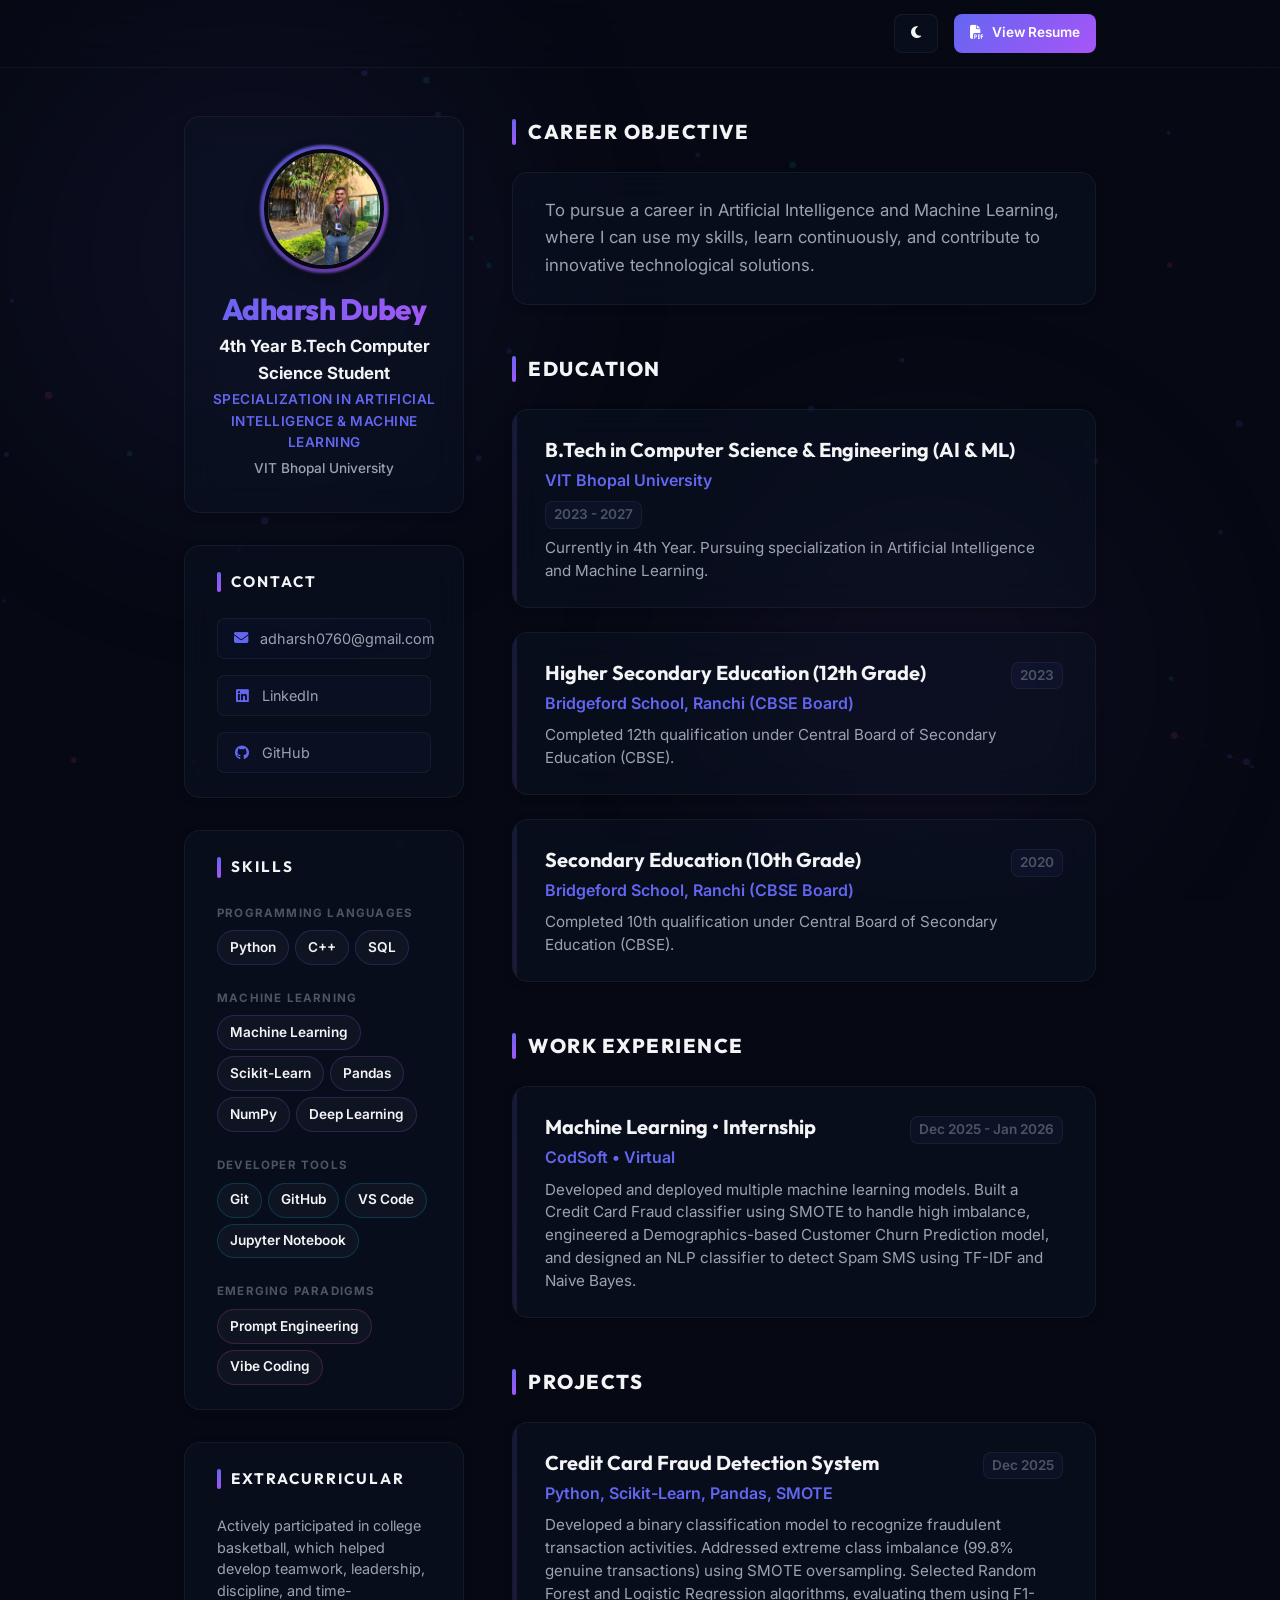
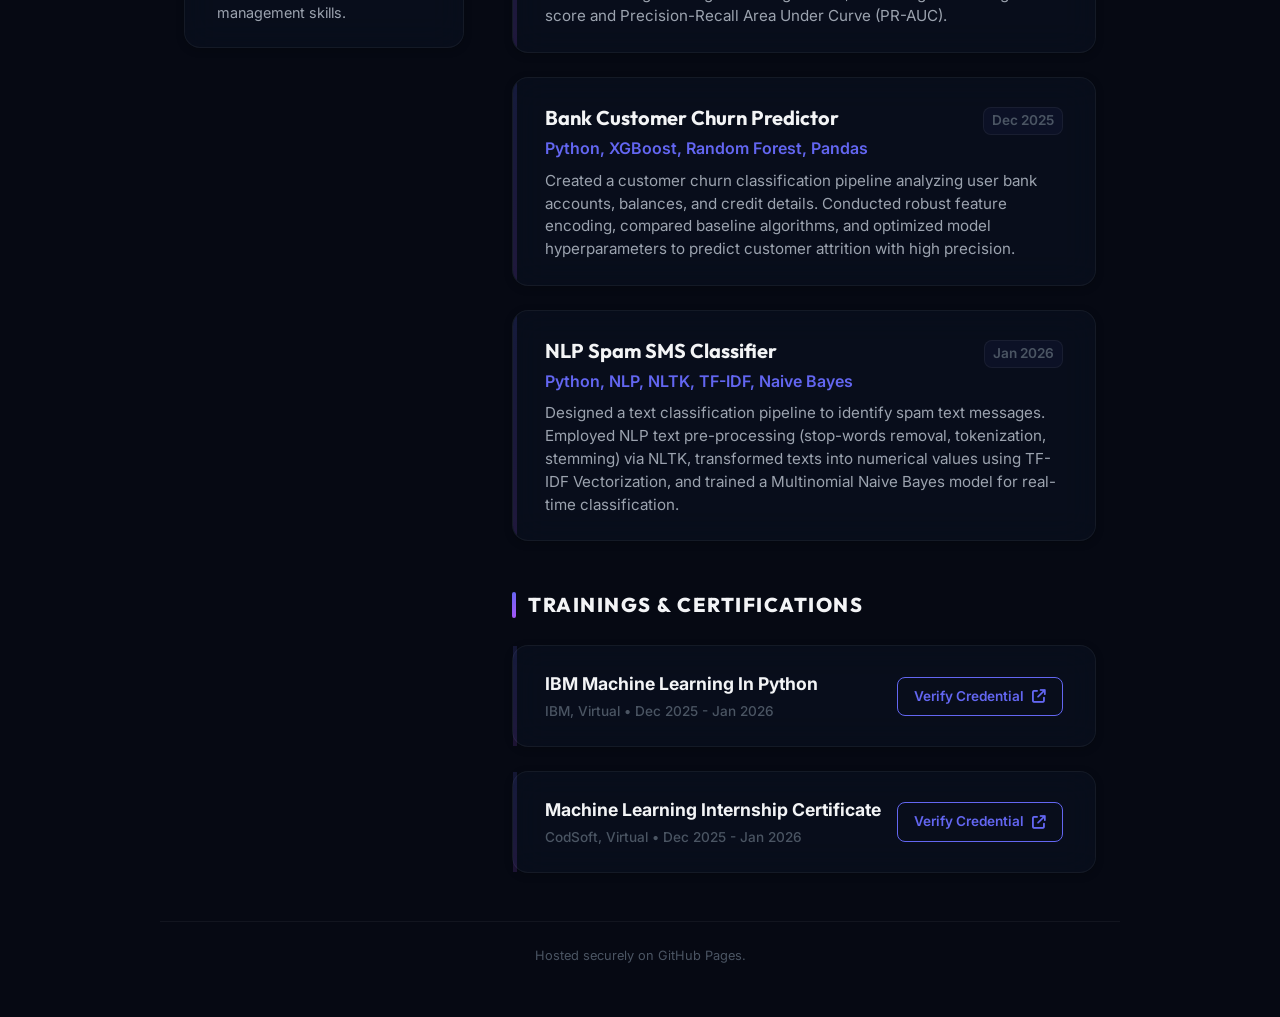
<file: index.html>
<!DOCTYPE html>
<html lang="en">
<head>
  <meta charset="UTF-8">
  <meta name="viewport" content="width=device-width, initial-scale=1.0">
  
  <!-- SEO Meta Tags -->
  <title>Adharsh Dubey | Interactive Resume</title>
  <meta name="description" content="Resume of Adharsh Dubey, 4th Year B.Tech Computer Science student at VIT Bhopal University specializing in AI & ML.">
  <meta name="keywords" content="Resume, Adharsh Dubey, VIT Bhopal, AI & ML Student, Computer Science, Python, Machine Learning">
  <meta name="author" content="Adharsh Dubey">

  <!-- Google Fonts -->
  <link rel="preconnect" href="https://fonts.googleapis.com">
  <link rel="preconnect" href="https://fonts.gstatic.com" crossorigin>
  <link href="https://fonts.googleapis.com/css2?family=Inter:wght@300;400;500;600;700&family=Outfit:wght@400;500;600;700;800&display=swap" rel="stylesheet">
  
  <!-- FontAwesome Icons -->
  <link rel="stylesheet" href="https://cdnjs.cloudflare.com/ajax/libs/font-awesome/6.4.0/css/all.min.css">
  
  <!-- Stylesheets -->
  <link rel="stylesheet" href="style.css">
  <link rel="stylesheet" href="print.css" media="print">
</head>
<body class="dark-theme">
  <!-- Dynamic Backdrop Glow Effects & Interactive Neural Canvas -->
  <div class="glow-bg">
    <canvas id="neural-canvas"></canvas>
    <div class="glow-sphere sphere-1"></div>
    <div class="glow-sphere sphere-2"></div>
  </div>

  <!-- Top Utilities Bar -->
  <header class="utility-bar">
    <div class="utility-container" style="justify-content: flex-end;">
      <div class="utility-controls">
        <button id="theme-toggle" class="utility-btn" aria-label="Toggle Theme">
          <i class="fa-solid fa-moon"></i>
        </button>
        <a href="resume.html" target="_blank" class="utility-btn primary-btn" style="text-decoration: none;" aria-label="View Resume">
          <i class="fa-solid fa-file-pdf"></i> View Resume
        </a>
      </div>
    </div>
  </header>

  <!-- Main Systematic Resume Layout -->
  <main class="resume-container">
    
    <!-- LEFT SIDEBAR COLUMN (Profile, Contacts, Skills, Extracurriculars) -->
    <aside class="resume-left-col">
      <!-- Profile Information Card -->
      <div class="profile-card">
        <div class="profile-image-container">
          <img id="profile-avatar" src="" alt="Adharsh Dubey" class="profile-avatar">
        </div>
        <h1 id="name">Adharsh Dubey</h1>
        <p id="tagline" class="tagline">B.Tech Student</p>
        <p id="specialization" class="specialization-tag">AI & ML Specialization</p>
        <p class="university-tag">VIT Bhopal University</p>
      </div>

      <!-- Contact Stack Section -->
      <div class="left-section" id="contact-section">
        <h3 class="left-title">Contact</h3>
        <div class="contact-stack">
          <a id="email" href="" class="contact-item"><i class="fa-solid fa-envelope"></i> <span id="email-text"></span></a>
          <div class="contact-item"><i class="fa-solid fa-location-dot"></i> <span id="location"></span></div>
          <a id="linkedin" href="" target="_blank" class="contact-item"><i class="fa-brands fa-linkedin"></i> <span>LinkedIn</span></a>
          <a id="github" href="" target="_blank" class="contact-item"><i class="fa-brands fa-github"></i> <span>GitHub</span></a>
        </div>
      </div>

      <!-- Skills Matrix Section -->
      <div class="left-section" id="skills-section">
        <h3 class="left-title">Skills</h3>
        <div class="skills-list" id="skills-container">
          <!-- Dynamically populated via JS -->
        </div>
      </div>

      <!-- Extracurricular Section -->
      <div class="left-section" id="extracurricular-section">
        <h3 class="left-title">Extracurricular</h3>
        <p id="extracurricular" class="left-text"></p>
      </div>
    </aside>

    <!-- RIGHT MAIN CONTENT COLUMN (Objective, Education, Experience, Certifications) -->
    <div class="resume-right-col">
      <!-- Career Objective Section -->
      <section class="resume-section" id="objective-section">
        <h2 class="right-title">Career Objective</h2>
        <div class="right-card">
          <p id="objective" class="objective-text"></p>
        </div>
      </section>

      <!-- Education Section -->
      <section class="resume-section" id="education-section">
        <h2 class="right-title">Education</h2>
        <div id="education-container">
          <!-- Dynamically populated via JS -->
        </div>
      </section>

      <!-- Work Experience Section -->
      <section class="resume-section" id="experience-section">
        <h2 class="right-title">Work Experience</h2>
        <div id="experience-container">
          <!-- Dynamically populated via JS -->
        </div>
      </section>

      <!-- Projects Section -->
      <section class="resume-section" id="projects-section">
        <h2 class="right-title">Projects</h2>
        <div id="projects-container">
          <!-- Dynamically populated via JS -->
        </div>
      </section>

      <!-- Trainings / Certifications Section -->
      <section class="resume-section" id="certifications-section">
        <h2 class="right-title">Trainings & Certifications</h2>
        <div id="certification-container">
          <!-- Dynamically populated via JS -->
        </div>
      </section>
    </div>

  </main>


  <footer class="resume-footer no-print">
    <p class="hosting-note">Hosted securely on GitHub Pages.</p>
  </footer>

  <!-- Scripts -->
  <script src="resume-data.js"></script>
  <script src="main.js"></script>
</body>
</html>
</file>
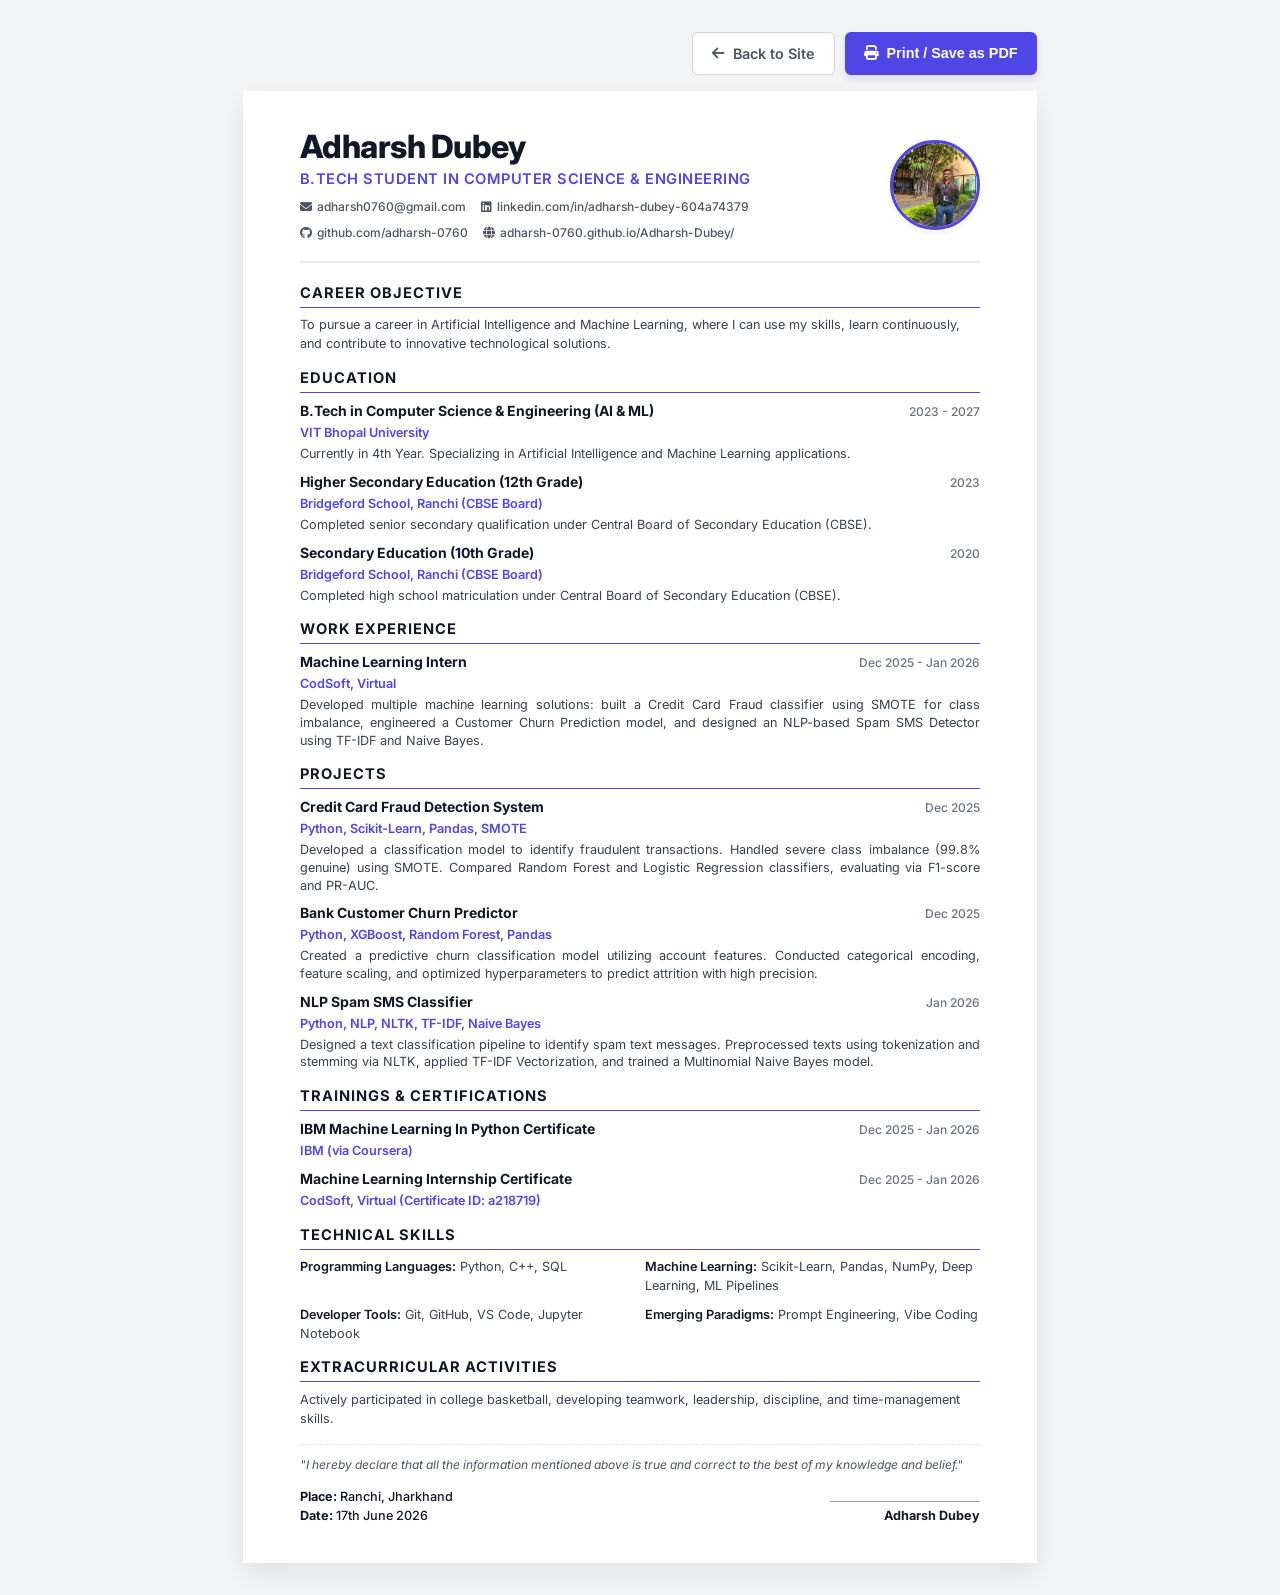
<file: resume.html>
<!DOCTYPE html>
<html lang="en">
<head>
  <meta charset="UTF-8">
  <meta name="viewport" content="width=device-width, initial-scale=1.0">
  <title>Adharsh Dubey - Resume</title>
  
  <!-- Google Fonts -->
  <link rel="preconnect" href="https://fonts.googleapis.com">
  <link rel="preconnect" href="https://fonts.gstatic.com" crossorigin>
  <link href="https://fonts.googleapis.com/css2?family=Inter:wght@300;400;500;600;700;800&display=swap" rel="stylesheet">
  
  <!-- FontAwesome Icons -->
  <link rel="stylesheet" href="https://cdnjs.cloudflare.com/ajax/libs/font-awesome/6.4.0/css/all.min.css">

  <style>
    /* --- CSS Reset & Variables --- */
    * {
      box-sizing: border-box;
      margin: 0;
      padding: 0;
    }
    
    body {
      font-family: 'Inter', sans-serif;
      color: #1f2937;
      background-color: #f3f4f6;
      line-height: 1.5;
      padding: 2rem 0;
      -webkit-font-smoothing: antialiased;
    }

    /* --- Page Container (A4 Ratio) --- */
    .resume-page {
      background: #ffffff;
      width: 21cm;
      min-height: 29.7cm;
      margin: 0 auto;
      padding: 1.0cm 1.5cm;
      box-shadow: 0 10px 25px rgba(0, 0, 0, 0.08);
      position: relative;
    }

    /* --- Floating Utility Bar (Hidden on print) --- */
    .utility-bar {
      width: 21cm;
      margin: 0 auto 1rem auto;
      display: flex;
      justify-content: flex-end;
      gap: 10px;
    }

    .btn {
      background: #4f46e5;
      color: #ffffff;
      border: none;
      padding: 0.6rem 1.2rem;
      font-size: 0.9rem;
      font-weight: 600;
      border-radius: 6px;
      cursor: pointer;
      display: inline-flex;
      align-items: center;
      gap: 8px;
      text-decoration: none;
      transition: all 0.2s ease;
      box-shadow: 0 4px 6px rgba(79, 70, 229, 0.15);
    }

    .btn:hover {
      background: #4338ca;
      transform: translateY(-1px);
    }

    .btn-secondary {
      background: #ffffff;
      color: #4b5563;
      border: 1px solid #d1d5db;
      box-shadow: none;
    }

    .btn-secondary:hover {
      background: #f9fafb;
      color: #1f2937;
    }

    /* --- Header Section (Two-Column Layout with Photo) --- */
    .header {
      display: flex;
      justify-content: space-between;
      align-items: center;
      border-bottom: 2px solid #e5e7eb;
      padding-bottom: 1.2rem;
      margin-bottom: 1.2rem;
      gap: 20px;
    }

    .header-text {
      flex: 1;
      text-align: left;
    }

    .header-photo-container {
      flex-shrink: 0;
      width: 90px;
      height: 90px;
    }

    .header-photo {
      width: 100%;
      height: 100%;
      border-radius: 50%;
      object-fit: cover;
      border: 3px solid #4f46e5;
      box-shadow: 0 4px 6px rgba(0, 0, 0, 0.05);
    }

    .name {
      font-size: 24pt;
      font-weight: 800;
      color: #111827;
      letter-spacing: -0.5px;
      margin-bottom: 4px;
      line-height: 1.1;
    }

    .title {
      font-size: 11pt;
      font-weight: 600;
      color: #4f46e5;
      text-transform: uppercase;
      letter-spacing: 0.5px;
      margin-bottom: 8px;
    }

    .contact-info {
      display: flex;
      justify-content: flex-start;
      flex-wrap: wrap;
      gap: 8px 15px;
      font-size: 9pt;
      color: #4b5563;
      font-weight: 500;
    }

    .contact-info a {
      color: #4b5563;
      text-decoration: none;
      display: inline-flex;
      align-items: center;
      gap: 5px;
    }

    .contact-info a:hover {
      color: #4f46e5;
    }

    /* --- Section Styling --- */
    .section {
      margin-bottom: 0.85rem;
    }

    .section-title {
      font-size: 11pt;
      font-weight: 700;
      color: #111827;
      text-transform: uppercase;
      letter-spacing: 1px;
      border-bottom: 1.5px solid #4f46e5;
      padding-bottom: 3px;
      margin-bottom: 0.45rem;
    }

    /* --- Objective --- */
    .objective-text {
      font-size: 9.5pt;
      color: #374151;
      line-height: 1.5;
    }

    /* --- Experience & Education Blocks --- */
    .block {
      margin-bottom: 0.5rem;
    }

    .block:last-child {
      margin-bottom: 0;
    }

    .block-header {
      display: flex;
      justify-content: space-between;
      align-items: baseline;
      margin-bottom: 2px;
    }

    .block-title {
      font-size: 10.5pt;
      font-weight: 700;
      color: #111827;
    }

    .block-subtitle {
      font-size: 9.5pt;
      font-weight: 600;
      color: #4f46e5;
    }

    .block-date {
      font-size: 9pt;
      font-weight: 500;
      color: #6b7280;
    }

    .block-desc {
      font-size: 9.5pt;
      color: #374151;
      margin-top: 3px;
      line-height: 1.4;
      text-align: justify;
    }

    /* --- Skills Matrix --- */
    .skills-container {
      display: grid;
      grid-template-columns: repeat(2, 1fr);
      gap: 10px;
    }

    .skill-category {
      font-size: 9.5pt;
      color: #374151;
    }

    .skill-category strong {
      color: #111827;
      font-weight: 600;
    }

    /* --- Extra Curriculars --- */
    .extracurricular-text {
      font-size: 9.5pt;
      color: #374151;
    }

    /* --- Declaration Block --- */
    .declaration-container {
      margin-top: 1.0rem;
      border-top: 1px dashed #e5e7eb;
      padding-top: 0.8rem;
    }

    .declaration-text {
      font-size: 9pt;
      color: #4b5563;
      font-style: italic;
      line-height: 1.4;
      margin-bottom: 0.8rem;
    }

    .signature-row {
      display: flex;
      justify-content: space-between;
      align-items: flex-end;
      font-size: 9.5pt;
      color: #111827;
      font-weight: 500;
    }

    .signature-block {
      text-align: right;
    }

    .signature-line {
      border-top: 1px solid #9ca3af;
      width: 150px;
      margin-bottom: 4px;
      margin-left: auto;
    }

    /* --- Print Optimization Styles --- */
    @media print {
      body {
        background-color: #ffffff !important;
        padding: 0 !important;
      }

      .resume-page {
        box-shadow: none !important;
        padding: 0 !important;
        margin: 0 !important;
        width: 100% !important;
        min-height: auto !important;
      }

      .utility-bar {
        display: none !important;
      }
    }
  </style>
</head>
<body>

  <!-- Utility Bar (Buttons hidden on print) -->
  <div class="utility-bar">
    <a href="index.html" class="btn btn-secondary">
      <i class="fa-solid fa-arrow-left"></i> Back to Site
    </a>
    <button onclick="window.print()" class="btn">
      <i class="fa-solid fa-print"></i> Print / Save as PDF
    </button>
  </div>

  <!-- A4 Page Resume Container -->
  <main class="resume-page">
    
    <!-- Header -->
    <header class="header">
      <div class="header-text">
        <h1 class="name">Adharsh Dubey</h1>
        <p class="title">B.Tech Student in Computer Science & Engineering</p>
        <div class="contact-info">
          <a href="mailto:adharsh0760@gmail.com"><i class="fa-solid fa-envelope"></i> adharsh0760@gmail.com</a>
          <a href="https://www.linkedin.com/in/adharsh-dubey-604a74379" target="_blank"><i class="fa-brands fa-linkedin"></i> linkedin.com/in/adharsh-dubey-604a74379</a>
          <a href="https://github.com/adharsh-0760" target="_blank"><i class="fa-brands fa-github"></i> github.com/adharsh-0760</a>
          <a href="https://adharsh-0760.github.io/Adharsh-Dubey/" target="_blank"><i class="fa-solid fa-globe"></i> adharsh-0760.github.io/Adharsh-Dubey/</a>
        </div>
      </div>
      <div class="header-photo-container">
        <img class="header-photo" src="profile.jpg" alt="Adharsh Dubey">
      </div>
    </header>

    <!-- Career Objective -->
    <section class="section">
      <h2 class="section-title">Career Objective</h2>
      <p class="objective-text">
        To pursue a career in Artificial Intelligence and Machine Learning, where I can use my skills, learn continuously, and contribute to innovative technological solutions.
      </p>
    </section>

    <!-- Education -->
    <section class="section">
      <h2 class="section-title">Education</h2>
      
      <div class="block">
        <div class="block-header">
          <span class="block-title">B.Tech in Computer Science & Engineering (AI & ML)</span>
          <span class="block-date">2023 - 2027</span>
        </div>
        <div class="block-subtitle">VIT Bhopal University</div>
        <p class="block-desc">Currently in 4th Year. Specializing in Artificial Intelligence and Machine Learning applications.</p>
      </div>

      <div class="block">
        <div class="block-header">
          <span class="block-title">Higher Secondary Education (12th Grade)</span>
          <span class="block-date">2023</span>
        </div>
        <div class="block-subtitle">Bridgeford School, Ranchi (CBSE Board)</div>
        <p class="block-desc">Completed senior secondary qualification under Central Board of Secondary Education (CBSE).</p>
      </div>

      <div class="block">
        <div class="block-header">
          <span class="block-title">Secondary Education (10th Grade)</span>
          <span class="block-date">2020</span>
        </div>
        <div class="block-subtitle">Bridgeford School, Ranchi (CBSE Board)</div>
        <p class="block-desc">Completed high school matriculation under Central Board of Secondary Education (CBSE).</p>
      </div>
    </section>

    <!-- Work Experience -->
    <section class="section">
      <h2 class="section-title">Work Experience</h2>
      
      <div class="block">
        <div class="block-header">
          <span class="block-title">Machine Learning Intern</span>
          <span class="block-date">Dec 2025 - Jan 2026</span>
        </div>
        <div class="block-subtitle">CodSoft, Virtual</div>
        <p class="block-desc">
          Developed multiple machine learning solutions: built a Credit Card Fraud classifier using SMOTE for class imbalance, engineered a Customer Churn Prediction model, and designed an NLP-based Spam SMS Detector using TF-IDF and Naive Bayes.
        </p>
      </div>
    </section>

    <!-- Projects -->
    <section class="section">
      <h2 class="section-title">Projects</h2>
      
      <div class="block">
        <div class="block-header">
          <span class="block-title">Credit Card Fraud Detection System</span>
          <span class="block-date">Dec 2025</span>
        </div>
        <div class="block-subtitle">Python, Scikit-Learn, Pandas, SMOTE</div>
        <p class="block-desc">Developed a classification model to identify fraudulent transactions. Handled severe class imbalance (99.8% genuine) using SMOTE. Compared Random Forest and Logistic Regression classifiers, evaluating via F1-score and PR-AUC.</p>
      </div>

      <div class="block">
        <div class="block-header">
          <span class="block-title">Bank Customer Churn Predictor</span>
          <span class="block-date">Dec 2025</span>
        </div>
        <div class="block-subtitle">Python, XGBoost, Random Forest, Pandas</div>
        <p class="block-desc">Created a predictive churn classification model utilizing account features. Conducted categorical encoding, feature scaling, and optimized hyperparameters to predict attrition with high precision.</p>
      </div>

      <div class="block">
        <div class="block-header">
          <span class="block-title">NLP Spam SMS Classifier</span>
          <span class="block-date">Jan 2026</span>
        </div>
        <div class="block-subtitle">Python, NLP, NLTK, TF-IDF, Naive Bayes</div>
        <p class="block-desc">Designed a text classification pipeline to identify spam text messages. Preprocessed texts using tokenization and stemming via NLTK, applied TF-IDF Vectorization, and trained a Multinomial Naive Bayes model.</p>
      </div>
    </section>

    <!-- Trainings & Certifications -->
    <section class="section">
      <h2 class="section-title">Trainings & Certifications</h2>
      
      <div class="block" style="margin-bottom: 0.5rem;">
        <div class="block-header">
          <span class="block-title">IBM Machine Learning In Python Certificate</span>
          <span class="block-date">Dec 2025 - Jan 2026</span>
        </div>
        <div class="block-subtitle">IBM (via Coursera)</div>
      </div>

      <div class="block">
        <div class="block-header">
          <span class="block-title">Machine Learning Internship Certificate</span>
          <span class="block-date">Dec 2025 - Jan 2026</span>
        </div>
        <div class="block-subtitle">CodSoft, Virtual (Certificate ID: a218719)</div>
      </div>
    </section>

    <!-- Skills Matrix -->
    <section class="section">
      <h2 class="section-title">Technical Skills</h2>
      <div class="skills-container">
        <div class="skill-category">
          <strong>Programming Languages:</strong> Python, C++, SQL
        </div>
        <div class="skill-category">
          <strong>Machine Learning:</strong> Scikit-Learn, Pandas, NumPy, Deep Learning, ML Pipelines
        </div>
        <div class="skill-category">
          <strong>Developer Tools:</strong> Git, GitHub, VS Code, Jupyter Notebook
        </div>
        <div class="skill-category">
          <strong>Emerging Paradigms:</strong> Prompt Engineering, Vibe Coding
        </div>
      </div>
    </section>

    <!-- Extracurricular Activities -->
    <section class="section">
      <h2 class="section-title">Extracurricular Activities</h2>
      <p class="extracurricular-text">
        Actively participated in college basketball, developing teamwork, leadership, discipline, and time-management skills.
      </p>
    </section>

    <!-- Declaration -->
    <footer class="declaration-container">
      <p class="declaration-text">
        "I hereby declare that all the information mentioned above is true and correct to the best of my knowledge and belief."
      </p>
      <div class="signature-row">
        <div>
          <p><strong>Place:</strong> Ranchi, Jharkhand</p>
          <p><strong>Date:</strong> 17th June 2026</p>
        </div>
        <div class="signature-block">
          <div class="signature-line"></div>
          <p><strong>Adharsh Dubey</strong></p>
        </div>
      </div>
    </footer>

  </main>

</body>
</html>
</file>
<file: style.css>
/* ==========================================================
   INTERACTIVE RESUME - PREMIUM DYNAMIC TWO-COLUMN DESIGN
   ========================================================== */

/* --- HSL Theme Tokens --- */
:root {
  --font-heading: 'Outfit', sans-serif;
  --font-body: 'Inter', sans-serif;

  --transition-smooth: all 0.4s cubic-bezier(0.16, 1, 0.3, 1);
  --transition-bounce: all 0.5s cubic-bezier(0.34, 1.56, 0.64, 1);
  
  --radius-sm: 8px;
  --radius-md: 16px;
  --radius-lg: 24px;
  --radius-full: 9999px;

  --spacing-xs: 0.5rem;
  --spacing-sm: 1rem;
  --spacing-md: 1.5rem;
  --spacing-lg: 2rem;
  --spacing-xl: 3rem;
  
  --max-width: 960px; /* Wider layout for two-column presentation */
}

/* --- Premium Dark Theme --- */
.dark-theme {
  --bg-app: #060913;
  --bg-card: rgba(13, 20, 38, 0.45);
  --bg-input: #0a0e1a;
  
  --border-color: rgba(255, 255, 255, 0.05);
  --border-color-hover: rgba(99, 102, 241, 0.4);
  
  --text-primary: #f3f4f6;
  --text-secondary: #9ca3af;
  --text-muted: #4b5563;
  
  /* Gradients */
  --accent-gradient: linear-gradient(135deg, #6366f1 0%, #a855f7 100%);
  --accent-gradient-hover: linear-gradient(135deg, #4f46e5 0%, #9333ea 100%);
  --border-gradient: linear-gradient(135deg, rgba(99,102,241,0.2) 0%, rgba(168,85,247,0.1) 100%);
  
  --color-accent: #6366f1; /* Royal Indigo */
  --color-accent-rgb: 99, 102, 241;
  --color-secondary: #a855f7; /* Vibrant Purple */
  --color-secondary-rgb: 168, 85, 247;
  
  --shadow-sm: 0 2px 8px rgba(0, 0, 0, 0.2);
  --shadow-md: 0 8px 20px rgba(0, 0, 0, 0.3);
  --shadow-lg: 0 15px 35px rgba(0, 0, 0, 0.4);
  --shadow-glow: 0 0 25px rgba(99, 102, 241, 0.25);
  
  --glass-blur: blur(16px);
}

/* --- Premium Light Theme --- */
.light-theme {
  --bg-app: #f4f6fa;
  --bg-card: rgba(255, 255, 255, 0.75);
  --bg-input: #e2e8f0;
  
  --border-color: rgba(0, 0, 0, 0.06);
  --border-color-hover: rgba(79, 70, 229, 0.35);
  
  --text-primary: #0f172a;
  --text-secondary: #334155;
  --text-muted: #94a3b8;
  
  /* Gradients */
  --accent-gradient: linear-gradient(135deg, #4f46e5 0%, #7c3aed 100%);
  --accent-gradient-hover: linear-gradient(135deg, #3730a3 0%, #6d28d9 100%);
  --border-gradient: linear-gradient(135deg, rgba(79,70,229,0.1) 0%, rgba(124,58,237,0.05) 100%);
  
  --color-accent: #4f46e5;
  --color-accent-rgb: 79, 70, 229;
  --color-secondary: #7c3aed;
  --color-secondary-rgb: 124, 58, 237;
  
  --shadow-sm: 0 2px 4px rgba(0, 0, 0, 0.02);
  --shadow-md: 0 10px 20px rgba(0, 0, 0, 0.04);
  --shadow-lg: 0 20px 30px rgba(0, 0, 0, 0.06);
  --shadow-glow: 0 0 20px rgba(79, 70, 229, 0.15);
  
  --glass-blur: blur(12px);
}

/* --- Base Rules --- */
* {
  box-sizing: border-box;
  margin: 0;
  padding: 0;
}

body {
  background-color: var(--bg-app);
  color: var(--text-primary);
  font-family: var(--font-body);
  line-height: 1.6;
  padding-bottom: var(--spacing-xl);
  overflow-x: hidden;
  transition: background-color 0.5s ease, color 0.5s ease;
}

a {
  color: var(--color-accent);
  text-decoration: none;
  transition: var(--transition-smooth);
}

a:hover {
  color: var(--color-secondary);
}

/* --- Custom Scrollbar --- */
::-webkit-scrollbar {
  width: 10px;
}
::-webkit-scrollbar-track {
  background: var(--bg-app);
}
::-webkit-scrollbar-thumb {
  background: var(--border-color);
  border-radius: var(--radius-full);
}
::-webkit-scrollbar-thumb:hover {
  background: var(--border-color-hover);
}

/* --- Background Ambient Glows & Canvas --- */
.glow-bg {
  position: fixed;
  width: 100vw;
  height: 100vh;
  top: 0;
  left: 0;
  z-index: -1;
  pointer-events: none;
  overflow: hidden;
}

#neural-canvas {
  position: absolute;
  top: 0;
  left: 0;
  width: 100%;
  height: 100%;
  opacity: 0.15;
  transition: opacity 0.5s ease;
}

.light-theme #neural-canvas {
  opacity: 0.07;
}

.glow-sphere {
  position: absolute;
  border-radius: var(--radius-full);
  filter: blur(120px);
  opacity: 0.12;
  transition: transform 0.15s ease-out, background 0.5s ease;
}

.dark-theme .glow-sphere {
  opacity: 0.12;
}

.light-theme .glow-sphere {
  opacity: 0.05;
}

.sphere-1 {
  width: 40vw;
  height: 40vw;
  top: 0;
  left: 0;
  background: radial-gradient(circle, rgba(var(--color-accent-rgb), 0.8) 0%, rgba(var(--color-secondary-rgb), 0.3) 100%);
}

.sphere-2 {
  width: 35vw;
  height: 35vw;
  top: 50vh;
  right: 10vw;
  background: radial-gradient(circle, rgba(var(--color-secondary-rgb), 0.7) 0%, rgba(var(--color-accent-rgb), 0.2) 100%);
}

/* --- Utility / Controls Bar --- */
.utility-bar {
  border-bottom: 1px solid var(--border-color);
  background: rgba(var(--bg-app), 0.75);
  backdrop-filter: var(--glass-blur);
  -webkit-backdrop-filter: var(--glass-blur);
  position: sticky;
  top: 0;
  z-index: 100;
  width: 100%;
  transition: border-color 0.5s ease;
}

.utility-container {
  max-width: var(--max-width);
  margin: 0 auto;
  padding: 0.85rem var(--spacing-md);
  display: flex;
  justify-content: space-between;
  align-items: center;
}

.site-logo {
  font-family: var(--font-heading);
  font-weight: 800;
  font-size: 1.35rem;
  letter-spacing: -1.5px;
  background: var(--accent-gradient);
  -webkit-background-clip: text;
  -webkit-text-fill-color: transparent;
}

.utility-controls {
  display: flex;
  gap: var(--spacing-sm);
}

.utility-btn {
  background: var(--bg-card);
  border: 1px solid var(--border-color);
  color: var(--text-primary);
  padding: 0.55rem 1rem;
  border-radius: var(--radius-sm);
  font-size: 0.85rem;
  font-weight: 600;
  display: flex;
  align-items: center;
  gap: var(--spacing-xs);
  cursor: pointer;
  transition: var(--transition-bounce);
}

.utility-btn:hover {
  transform: translateY(-2px);
  border-color: var(--border-color-hover);
  box-shadow: var(--shadow-sm);
}

.primary-btn {
  background: var(--accent-gradient);
  color: #ffffff;
  border: none;
}

.primary-btn:hover {
  background: var(--accent-gradient-hover);
  box-shadow: var(--shadow-glow);
}

/* --- Systematic Grid Layout --- */
.resume-container {
  max-width: var(--max-width);
  margin: var(--spacing-xl) auto 0;
  padding: 0 var(--spacing-md);
  display: grid;
  grid-template-columns: 280px 1fr; /* 280px left sidebar, 1fr content */
  gap: var(--spacing-xl);
  align-items: start;
}

/* ==========================================================
   LEFT SIDEBAR COLUMN
   ========================================================== */
.resume-left-col {
  display: flex;
  flex-direction: column;
  gap: var(--spacing-lg);
  position: sticky;
  top: 85px; /* Stick neatly below utility bar */
}

/* Profile Information Card */
.profile-card {
  background: var(--bg-card);
  border: 1px solid var(--border-color);
  border-radius: var(--radius-md);
  padding: var(--spacing-lg) var(--spacing-md);
  text-align: center;
  backdrop-filter: var(--glass-blur);
  -webkit-backdrop-filter: var(--glass-blur);
  box-shadow: var(--shadow-sm);
  transition: var(--transition-smooth);
}

.profile-card:hover {
  border-color: var(--border-color-hover);
  box-shadow: var(--shadow-md);
}

.profile-image-container {
  position: relative;
  width: 120px;
  height: 120px;
  margin: 0 auto var(--spacing-md);
}

.profile-avatar {
  position: relative;
  width: 100%;
  height: 100%;
  border-radius: var(--radius-full);
  object-fit: cover;
  border: 4px solid var(--bg-app);
  box-shadow: var(--shadow-md);
  z-index: 2;
  transition: var(--transition-bounce);
}

/* Glowing rotating outline on profile image */
.profile-image-container::before {
  content: '';
  position: absolute;
  top: -4px;
  left: -4px;
  right: -4px;
  bottom: -4px;
  background: var(--accent-gradient);
  border-radius: var(--radius-full);
  z-index: 1;
  opacity: 0.85;
  filter: blur(1px);
  animation: borderRotate 12s linear infinite;
}

@keyframes borderRotate {
  0% { transform: rotate(0deg); }
  100% { transform: rotate(360deg); }
}

.profile-card h1 {
  font-family: var(--font-heading);
  font-size: 1.85rem;
  font-weight: 800;
  letter-spacing: -0.5px;
  line-height: 1.1;
  margin-bottom: var(--spacing-xs);
  background: var(--accent-gradient);
  -webkit-background-clip: text;
  -webkit-text-fill-color: transparent;
}

.profile-card .tagline {
  font-size: 1.05rem;
  font-weight: 700;
  color: var(--text-primary);
  margin-bottom: 2px;
}

.profile-card .specialization-tag {
  font-size: 0.85rem;
  font-weight: 600;
  color: var(--color-accent);
  text-transform: uppercase;
  letter-spacing: 0.5px;
}

.profile-card .university-tag {
  font-size: 0.85rem;
  color: var(--text-secondary);
  font-weight: 500;
  margin-top: 4px;
}

/* Left Sections (Contacts, Skills, etc.) */
.left-section {
  background: var(--bg-card);
  border: 1px solid var(--border-color);
  border-radius: var(--radius-md);
  padding: var(--spacing-md) var(--spacing-lg);
  backdrop-filter: var(--glass-blur);
  -webkit-backdrop-filter: var(--glass-blur);
  box-shadow: var(--shadow-sm);
  transition: var(--transition-smooth);
}

.left-section:hover {
  border-color: var(--border-color-hover);
  box-shadow: var(--shadow-md);
}

.left-title {
  font-family: var(--font-heading);
  font-size: 0.95rem;
  font-weight: 700;
  text-transform: uppercase;
  letter-spacing: 2px;
  color: var(--text-primary);
  position: relative;
  padding-left: 14px;
  margin-bottom: var(--spacing-md);
}

.left-title::before {
  content: '';
  position: absolute;
  left: 0;
  top: 2px;
  bottom: 2px;
  width: 4px;
  background: var(--accent-gradient);
  border-radius: var(--radius-full);
}

/* Contact List Stack */
.contact-stack {
  display: flex;
  flex-direction: column;
  gap: var(--spacing-sm);
}

.contact-stack .contact-item {
  display: flex;
  align-items: center;
  gap: 12px;
  font-size: 0.9rem;
  color: var(--text-secondary);
  padding: var(--spacing-xs) var(--spacing-sm);
  border-radius: var(--radius-sm);
  background: rgba(var(--color-accent-rgb), 0.03);
  border: 1px solid var(--border-color);
  transition: var(--transition-smooth);
}

.contact-stack .contact-item i {
  color: var(--color-accent);
  width: 16px;
  text-align: center;
}

.contact-stack a.contact-item:hover {
  background: rgba(var(--color-accent-rgb), 0.08);
  border-color: var(--border-color-hover);
  color: var(--color-accent);
  transform: translateX(3px);
}

/* Grouped Skills Layout */
.skills-group {
  margin-bottom: var(--spacing-md);
}

.skills-group:last-child {
  margin-bottom: 0;
}

.skills-group-title {
  font-size: 0.72rem;
  font-weight: 700;
  text-transform: uppercase;
  letter-spacing: 1.2px;
  color: var(--text-muted);
  margin-bottom: 8px;
  margin-top: 2px;
}

.skills-chips-list {
  display: flex;
  flex-wrap: wrap;
  gap: 6px;
}

.skill-chip {
  background: rgba(255, 255, 255, 0.03);
  border: 1px solid var(--border-color);
  color: var(--text-primary);
  padding: 0.35rem 0.75rem;
  border-radius: var(--radius-full);
  font-size: 0.85rem;
  font-weight: 600;
  cursor: pointer;
  transition: var(--transition-bounce);
  user-select: none;
}

.light-theme .skill-chip {
  background: rgba(0, 0, 0, 0.02);
}

/* Category Specific Colors & Glowing Highlights */

/* 1. Programming Languages (Indigo/Blue) */
.chip-programming {
  border-color: rgba(99, 102, 241, 0.22);
}
.chip-programming:hover {
  background: rgba(99, 102, 241, 0.08) !important;
  border-color: rgba(99, 102, 241, 0.45);
  box-shadow: 0 0 10px rgba(99, 102, 241, 0.15);
}
.chip-programming.active {
  background: linear-gradient(135deg, #4f46e5 0%, #6366f1 100%) !important;
  color: #ffffff !important;
  border-color: transparent !important;
  box-shadow: 0 0 15px rgba(99, 102, 241, 0.45) !important;
}

/* 2. Machine Learning (Purple/Magenta) */
.chip-ml {
  border-color: rgba(168, 85, 247, 0.22);
}
.chip-ml:hover {
  background: rgba(168, 85, 247, 0.08) !important;
  border-color: rgba(168, 85, 247, 0.45);
  box-shadow: 0 0 10px rgba(168, 85, 247, 0.15);
}
.chip-ml.active {
  background: linear-gradient(135deg, #a855f7 0%, #d946ef 100%) !important;
  color: #ffffff !important;
  border-color: transparent !important;
  box-shadow: 0 0 15px rgba(168, 85, 247, 0.45) !important;
}

/* 3. Developer Tools (Cyan/Teal) */
.chip-tools {
  border-color: rgba(6, 182, 212, 0.22);
}
.chip-tools:hover {
  background: rgba(6, 182, 212, 0.08) !important;
  border-color: rgba(6, 182, 212, 0.45);
  box-shadow: 0 0 10px rgba(6, 182, 212, 0.15);
}
.chip-tools.active {
  background: linear-gradient(135deg, #0891b2 0%, #06b6d4 100%) !important;
  color: #ffffff !important;
  border-color: transparent !important;
  box-shadow: 0 0 15px rgba(6, 182, 212, 0.45) !important;
}

/* 4. Emerging Paradigms (Pink/Hot Pink) */
.chip-methodologies {
  border-color: rgba(236, 72, 153, 0.22);
}
.chip-methodologies:hover {
  background: rgba(236, 72, 153, 0.08) !important;
  border-color: rgba(236, 72, 153, 0.45);
  box-shadow: 0 0 10px rgba(236, 72, 153, 0.15);
}
.chip-methodologies.active {
  background: linear-gradient(135deg, #ec4899 0%, #f43f5e 100%) !important;
  color: #ffffff !important;
  border-color: transparent !important;
  box-shadow: 0 0 15px rgba(236, 72, 153, 0.45) !important;
}

.skill-chip:hover {
  transform: translateY(-2px) scale(1.02);
}

.skill-chip.active {
  transform: scale(1.05);
}

/* Left Texts */
.left-text {
  font-size: 0.9rem;
  line-height: 1.5;
  color: var(--text-secondary);
}

/* ==========================================================
   RIGHT CONTENT COLUMN
   ========================================================== */
.resume-right-col {
  display: flex;
  flex-direction: column;
  gap: var(--spacing-xl);
}

.resume-section {
  display: flex;
  flex-direction: column;
  gap: var(--spacing-md);
}

.right-title {
  font-family: var(--font-heading);
  font-size: 1.25rem;
  font-weight: 800;
  text-transform: uppercase;
  letter-spacing: 1.5px;
  color: var(--text-primary);
  position: relative;
  padding-left: 16px;
}

.right-title::before {
  content: '';
  position: absolute;
  left: 0;
  top: 3px;
  bottom: 3px;
  width: 4px;
  background: var(--accent-gradient);
  border-radius: var(--radius-full);
}

.right-card {
  background: var(--bg-card);
  border: 1px solid var(--border-color);
  border-radius: var(--radius-md);
  padding: var(--spacing-md) var(--spacing-lg);
  box-shadow: var(--shadow-sm);
  backdrop-filter: var(--glass-blur);
  -webkit-backdrop-filter: var(--glass-blur);
  transition: var(--transition-smooth);
}

.right-card:hover {
  border-color: var(--border-color-hover);
  box-shadow: var(--shadow-md);
}

.objective-text {
  font-size: 1.05rem;
  line-height: 1.65;
  color: var(--text-secondary);
}

/* Education & Experience Blocks */
.content-block {
  background: var(--bg-card);
  border: 1px solid var(--border-color);
  border-radius: var(--radius-md);
  padding: var(--spacing-md) var(--spacing-lg);
  margin-bottom: var(--spacing-md);
  box-shadow: var(--shadow-sm);
  backdrop-filter: var(--glass-blur);
  -webkit-backdrop-filter: var(--glass-blur);
  position: relative;
  overflow: hidden;
  transition: var(--transition-bounce);
}

.content-block::before {
  content: '';
  position: absolute;
  left: 0;
  top: 0;
  bottom: 0;
  width: 4px;
  background: var(--accent-gradient);
  opacity: 0.15;
  transition: var(--transition-smooth);
}

.content-block:hover::before {
  opacity: 1;
}

.content-block:hover {
  border-color: var(--border-color-hover);
  box-shadow: var(--shadow-lg);
  transform: translateY(-2px);
}

.content-block:last-child {
  margin-bottom: 0;
}

.block-header {
  display: flex;
  justify-content: space-between;
  align-items: baseline;
  flex-wrap: wrap;
  gap: var(--spacing-xs);
  margin-bottom: var(--spacing-xs);
}

.block-title {
  font-family: var(--font-heading);
  font-size: 1.25rem;
  font-weight: 700;
  color: var(--text-primary);
}

.block-subtitle {
  font-size: 1rem;
  font-weight: 600;
  color: var(--color-accent);
  margin-top: 2px;
}

.block-period {
  font-size: 0.85rem;
  color: var(--text-muted);
  font-weight: 600;
  background: rgba(var(--color-accent-rgb), 0.05);
  border: 1px solid var(--border-color);
  padding: 2px 8px;
  border-radius: var(--radius-sm);
}

.block-desc {
  font-size: 0.95rem;
  line-height: 1.5;
  color: var(--text-secondary);
  margin-top: 4px;
}

/* Certifications Block */
.cert-block {
  background: var(--bg-card);
  border: 1px solid var(--border-color);
  border-radius: var(--radius-md);
  padding: var(--spacing-md) var(--spacing-lg);
  display: flex;
  justify-content: space-between;
  align-items: center;
  flex-wrap: wrap;
  gap: var(--spacing-sm);
  backdrop-filter: var(--glass-blur);
  -webkit-backdrop-filter: var(--glass-blur);
  box-shadow: var(--shadow-sm);
  position: relative;
  margin-bottom: var(--spacing-md);
  transition: var(--transition-bounce);
}

.cert-block:last-child {
  margin-bottom: 0;
}

.cert-block::before {
  content: '';
  position: absolute;
  left: 0;
  top: 0;
  bottom: 0;
  width: 4px;
  background: var(--accent-gradient);
  opacity: 0.15;
  transition: var(--transition-smooth);
}

.cert-block:hover {
  border-color: var(--border-color-hover);
  box-shadow: var(--shadow-lg);
  transform: translateY(-2px);
}

.cert-block:hover::before {
  opacity: 1;
}

.cert-info h3 {
  font-size: 1.1rem;
  font-weight: 700;
  color: var(--text-primary);
  margin-bottom: 2px;
}

.cert-info p {
  font-size: 0.85rem;
  color: var(--text-muted);
  font-weight: 500;
}

.cert-btn {
  font-size: 0.85rem;
  font-weight: 600;
  background: transparent;
  border: 1px solid var(--color-accent);
  color: var(--color-accent);
  padding: 0.5rem 1rem;
  border-radius: var(--radius-sm);
  transition: var(--transition-bounce);
  display: inline-flex;
  align-items: center;
  gap: var(--spacing-xs);
}

.cert-btn:hover {
  background: var(--accent-gradient);
  border-color: transparent;
  color: #ffffff;
  box-shadow: var(--shadow-glow);
  transform: scale(1.03);
  text-decoration: none;
}

/* Interactive highlight outline (applied via JS) */
.content-block.highlight-glow,
.cert-block.highlight-glow,
.right-card.highlight-glow {
  border-color: var(--color-secondary) !important;
  box-shadow: 0 0 15px rgba(var(--color-secondary-rgb), 0.3) !important;
  transform: translateY(-2px);
}

/* --- Contact Form Section --- */
.contact-card {
  background: var(--bg-card);
  border: 1px solid var(--border-color);
  border-radius: var(--radius-md);
  padding: var(--spacing-lg);
  box-shadow: var(--shadow-sm);
  backdrop-filter: var(--glass-blur);
  -webkit-backdrop-filter: var(--glass-blur);
}

.contact-form {
  display: flex;
  flex-direction: column;
  gap: var(--spacing-sm);
}

.form-row {
  display: grid;
  grid-template-columns: 1fr 1fr;
  gap: var(--spacing-sm);
}

.form-group {
  display: flex;
  flex-direction: column;
  gap: var(--spacing-xs);
}

.form-group label {
  font-size: 0.75rem;
  font-weight: 700;
  color: var(--text-muted);
  text-transform: uppercase;
  letter-spacing: 0.5px;
}

.form-group input, .form-group textarea {
  background: var(--bg-input);
  border: 1px solid var(--border-color);
  border-radius: var(--radius-sm);
  padding: 0.75rem 1rem;
  color: var(--text-primary);
  font-size: 0.95rem;
  transition: var(--transition-smooth);
}

.form-group input:focus, .form-group textarea:focus {
  outline: none;
  border-color: var(--color-accent);
  background: var(--bg-card);
  box-shadow: 0 0 0 3px rgba(var(--color-accent-rgb), 0.15);
}

.submit-btn {
  align-self: flex-start;
  background: var(--accent-gradient);
  color: #ffffff;
  border: none;
  border-radius: var(--radius-sm);
  padding: 0.75rem 1.5rem;
  font-weight: 600;
  font-size: 0.9rem;
  cursor: pointer;
  display: flex;
  align-items: center;
  gap: var(--spacing-xs);
  transition: var(--transition-bounce);
}

.submit-btn:hover {
  background: var(--accent-gradient-hover);
  box-shadow: var(--shadow-glow);
  transform: translateY(-2px);
}

.form-status {
  font-size: 0.9rem;
  font-weight: 600;
  min-height: 20px;
}

.form-status.success {
  color: var(--color-success);
}

/* --- Full Width Contact Section (Below everything) --- */
.full-width-contact {
  max-width: var(--max-width);
  margin: var(--spacing-xl) auto 0;
  padding: 0 var(--spacing-md);
}

.contact-section-inner {
  display: flex;
  flex-direction: column;
  gap: var(--spacing-md);
}

.contact-section-inner .right-title {
  border-left: 3px solid var(--color-accent);
  padding-left: 12px;
}

/* --- Footer --- */
.resume-footer {
  max-width: var(--max-width);
  margin: var(--spacing-xl) auto 0;
  padding: var(--spacing-md) var(--spacing-md) 0;
  border-top: 1px solid var(--border-color);
  text-align: center;
  color: var(--text-muted);
  font-size: 0.8rem;
}

.resume-footer p {
  margin-bottom: 2px;
}

/* --- Responsive Media Queries --- */
@media (max-width: 900px) {
  :root {
    --max-width: 720px;
  }
  
  .resume-container {
    grid-template-columns: 240px 1fr;
    gap: var(--spacing-md);
  }
}

@media (max-width: 768px) {
  .resume-container {
    display: flex;
    flex-direction: column;
    gap: var(--spacing-lg);
  }
  
  .resume-left-col, .resume-right-col {
    display: contents;
  }
  
  .profile-card {
    order: 1;
  }
  
  #contact-section {
    order: 2;
  }
  
  #objective-section {
    order: 3;
  }
  
  #experience-section {
    order: 4;
  }
  
  #projects-section {
    order: 5;
  }
  
  #education-section {
    order: 6;
  }
  
  #skills-section {
    order: 7;
  }
  
  #certifications-section {
    order: 8;
  }
  
  #extracurricular-section {
    order: 9;
  }
  
  .profile-card h1 {
    font-size: 2.25rem;
  }
  
  .form-row {
    grid-template-columns: 1fr;
  }
}

/* Helper Class to Hide Elements on Print */
.no-print {
  display: block;
}
</file>
<file: print.css>
/* ==========================================================
   INTERACTIVE RESUME - PRINT STYLESHEET (A4 OPTIMIZED)
   ========================================================== */

@media print {
  /* --- Reset Page Styles --- */
  html, body {
    background: #ffffff !important;
    color: #000000 !important;
    font-size: 10pt !important;
    font-family: 'Inter', sans-serif !important;
    line-height: 1.4 !important;
    width: 100% !important;
    margin: 0 !important;
    padding: 0 !important;
  }

  @page {
    size: A4 portrait;
    margin: 1.2cm 1.5cm;
  }

  /* --- Hide Non-Print Elements --- */
  .glow-bg,
  .utility-bar,
  .no-print,
  #theme-toggle,
  #print-pdf,
  .profile-image-container {
    display: none !important;
  }

  /* --- Resume Container Layout (Stack vertically on paper) --- */
  .resume-container {
    max-width: 100% !important;
    margin: 0 !important;
    padding: 0 !important;
    display: block !important;
  }

  .resume-left-col,
  .resume-right-col {
    display: block !important;
    width: 100% !important;
    position: static !important;
  }

  /* --- Profile Card (Transforms to clean Header) --- */
  .profile-card {
    background: none !important;
    border: none !important;
    border-bottom: 2px solid #333333 !important;
    padding: 0 0 0.5rem 0 !important;
    margin-bottom: 1rem !important;
    text-align: center !important;
    box-shadow: none !important;
    display: block !important;
  }

  .profile-card h1 {
    font-size: 22pt !important;
    font-weight: 800 !important;
    color: #000000 !important;
    margin-bottom: 2px !important;
    background: none !important;
    -webkit-text-fill-color: initial !important;
  }

  .profile-card .tagline {
    font-size: 11pt !important;
    font-weight: 700 !important;
    color: #333333 !important;
    margin-bottom: 1px !important;
  }

  .profile-card .specialization-tag {
    font-size: 9.5pt !important;
    color: #555555 !important;
    font-weight: 600 !important;
    text-transform: none !important;
    letter-spacing: 0.5px !important;
  }

  .profile-card .university-tag {
    font-size: 9.5pt !important;
    color: #555555 !important;
    margin-top: 1px !important;
  }

  /* --- Contact Stack (Convert to single row) --- */
  .left-section:has(.contact-stack) {
    background: none !important;
    border: none !important;
    padding: 0 !important;
    box-shadow: none !important;
    margin-top: -0.75rem !important;
    margin-bottom: 1.2rem !important;
  }

  .left-section:has(.contact-stack) .left-title {
    display: none !important; /* Hide contact header */
  }

  .contact-stack {
    display: flex !important;
    flex-direction: row !important;
    justify-content: center !important;
    flex-wrap: wrap !important;
    gap: 4px 14px !important;
    font-size: 8.5pt !important;
  }

  .contact-stack .contact-item {
    background: none !important;
    border: none !important;
    padding: 0 !important;
    color: #333333 !important;
    font-size: 8.5pt !important;
  }

  .contact-stack .contact-item i {
    color: #000000 !important;
    margin-right: 2px !important;
  }

  .contact-stack a.contact-item {
    color: #000000 !important;
    text-decoration: none !important;
  }

  /* --- Standard Sections --- */
  .left-section,
  .resume-section {
    background: none !important;
    border: none !important;
    box-shadow: none !important;
    padding: 0 !important;
    margin-bottom: 1rem !important;
    page-break-inside: avoid !important;
    display: grid !important;
    grid-template-columns: 130px 1fr !important; /* Elegant margin-section */
    gap: 15px !important;
  }

  .left-title,
  .right-title {
    font-size: 10pt !important;
    font-weight: 700 !important;
    color: #000000 !important;
    border-left: 2px solid #333333 !important;
    padding-left: 8px !important;
    text-transform: uppercase !important;
    letter-spacing: 1px !important;
    margin-bottom: 0 !important;
    margin-top: 2px !important;
  }

  .left-text,
  .right-card,
  .skills-list {
    background: none !important;
    border: none !important;
    padding: 0 !important;
    box-shadow: none !important;
    color: #111111 !important;
  }

  .objective-text,
  .left-text {
    font-size: 9.5pt !important;
    line-height: 1.4 !important;
  }

  /* --- Blocks (Education / Experience) --- */
  .content-block {
    background: none !important;
    border: none !important;
    padding: 0 !important;
    margin-bottom: 0.5rem !important;
    box-shadow: none !important;
    page-break-inside: avoid !important;
  }

  .content-block::before {
    display: none !important;
  }

  .content-block:last-child {
    margin-bottom: 0 !important;
  }

  .block-header {
    display: flex !important;
    justify-content: space-between !important;
    align-items: baseline !important;
    margin-bottom: 1px !important;
  }

  .block-title {
    font-size: 10pt !important;
    font-weight: 700 !important;
    color: #000000 !important;
  }

  .block-subtitle {
    font-size: 9.5pt !important;
    font-weight: 600 !important;
    color: #222222 !important;
  }

  .block-period {
    font-size: 8.5pt !important;
    color: #555555 !important;
    background: none !important;
    border: none !important;
    padding: 0 !important;
  }

  .block-desc {
    font-size: 9pt !important;
    line-height: 1.4 !important;
    color: #333333 !important;
  }

  /* --- Certification Card --- */
  .cert-block {
    background: none !important;
    border: none !important;
    padding: 0 !important;
    box-shadow: none !important;
    display: flex !important;
    justify-content: space-between !important;
    align-items: center !important;
    page-break-inside: avoid !important;
    margin-bottom: 0.45rem !important;
  }

  .cert-block:last-child {
    margin-bottom: 0 !important;
  }

  .cert-block::before {
    display: none !important;
  }

  .cert-info h3 {
    font-size: 10pt !important;
    font-weight: 700 !important;
    color: #000000 !important;
  }

  .cert-info p {
    font-size: 8.5pt !important;
    color: #555555 !important;
  }

  .cert-btn {
    display: none !important;
  }

  /* --- Skills Layout (Grouped) --- */
  .skills-group {
    margin-bottom: 0.5rem !important;
  }
  
  .skills-group:last-child {
    margin-bottom: 0 !important;
  }
  
  .skills-group-title {
    font-size: 8pt !important;
    font-weight: 700 !important;
    color: #333333 !important;
    text-transform: uppercase !important;
    margin-bottom: 3px !important;
    display: block !important;
    letter-spacing: 0.5px !important;
  }
  
  .skills-chips-list {
    display: flex !important;
    flex-wrap: wrap !important;
    gap: 4px !important;
  }

  .skill-chip {
    background: none !important;
    border: 1px solid #999999 !important;
    color: #000000 !important;
    padding: 2px 6px !important;
    font-size: 8.5pt !important;
    font-weight: 500 !important;
    box-shadow: none !important;
  }
}
</file>
